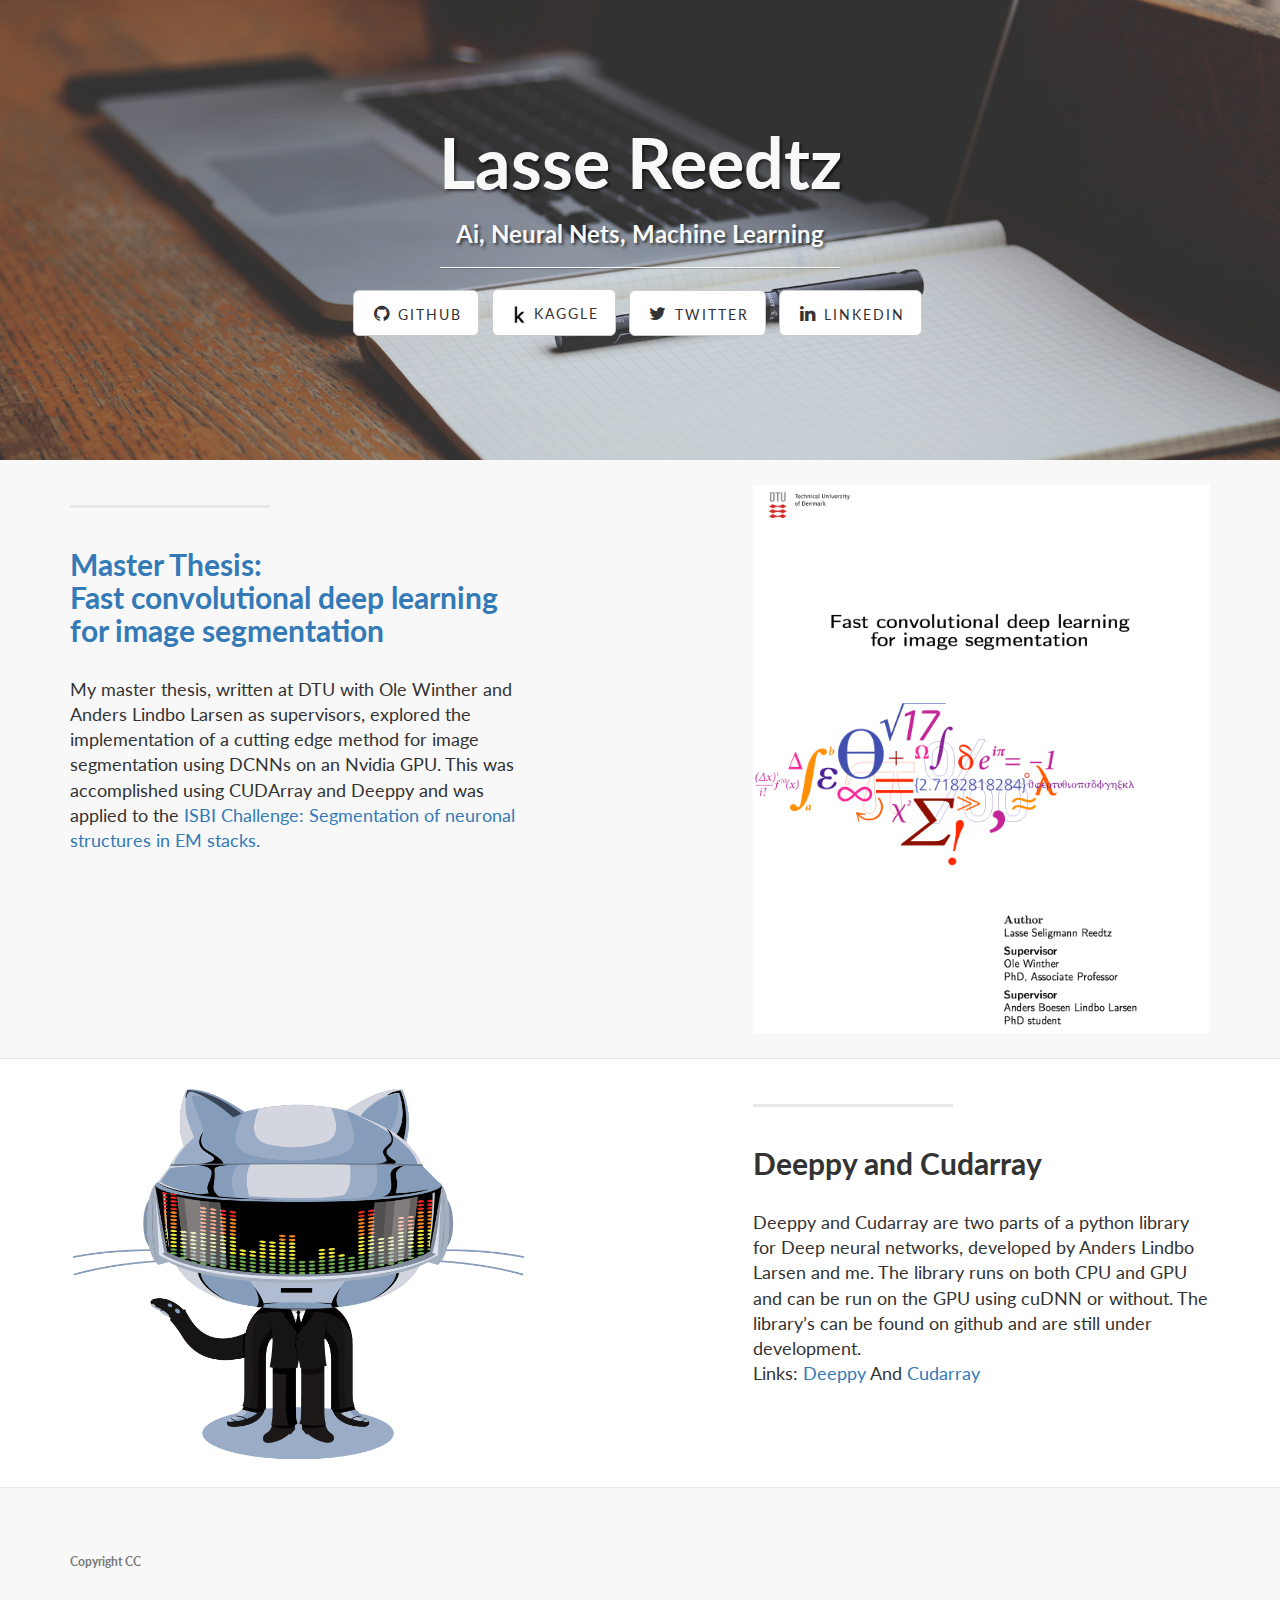
<file: index.html>
<!DOCTYPE html>
<html lang="en">

<head>

    <meta charset="utf-8">
    <meta http-equiv="X-UA-Compatible" content="IE=edge">
    <meta name="viewport" content="width=device-width, initial-scale=1">
    <meta name="description" content="">
    <meta name="author" content="">

    <title>Lasse Reedtz</title>

    <!-- Bootstrap Core CSS -->
    <link href="css/bootstrap.min.css" rel="stylesheet">

    <!-- Custom CSS -->
    <link href="css/landing-page.css" rel="stylesheet">

    <!-- Custom Fonts -->
    <link href="font-awesome/css/font-awesome.min.css" rel="stylesheet" type="text/css">
    <link href="http://fonts.googleapis.com/css?family=Lato:300,400,700,300italic,400italic,700italic" rel="stylesheet" type="text/css">

    <!-- HTML5 Shim and Respond.js IE8 support of HTML5 elements and media queries -->
    <!-- WARNING: Respond.js doesn't work if you view the page via file:// -->
    <!--[if lt IE 9]>
        <script src="https://oss.maxcdn.com/libs/html5shiv/3.7.0/html5shiv.js"></script>
        <script src="https://oss.maxcdn.com/libs/respond.js/1.4.2/respond.min.js"></script>
    <![endif]-->

</head>

<body>


    <!-- Header -->
    <a name="about"></a>
    <div class="intro-header">
        <div class="container">

            <div class="row">
                <div class="col-lg-12">
                    <div class="intro-message">
                        <h1>Lasse Reedtz</h1>
                        <h3>Ai, Neural Nets, Machine Learning</h3>
                        <hr class="intro-divider">
                        <ul class="list-inline intro-social-buttons">
                            <li>
                                <a href="https://github.com/lre/" target="_blank" class="btn btn-default btn-lg"><i class="fa fa-github fa-fw"></i> <span class="network-name">Github</span></a>
                            </li>
                            <li>
                                <a href="https://www.kaggle.com/lassereedtz" target="_blank" class="btn btn-default btn-lg"><img src="img/kaggleIcon.png" height="20" width="20">  <span class="network-name">Kaggle</span></a>
                            </li>
                            <li>
                                <a href="https://twitter.com/LasseSR" target="_blank" class="btn btn-default btn-lg"><i class="fa fa-twitter fa-fw"></i> <span class="network-name">Twitter</span></a>
                            </li>                         
                            <li>
                                <a href="https://dk.linkedin.com/in/lassereedtz" target="_blank" class="btn btn-default btn-lg"><i class="fa fa-linkedin fa-fw"></i> <span class="network-name">Linkedin</span></a>
                            </li>
                        </ul>
                    </div>
                </div>
            </div>

        </div>
        <!-- /.container -->

    </div>
    <!-- /.intro-header -->

    <!-- Page Content -->

	<a  name="thesis"></a>
    <div class="content-section-a">

        <div class="container">
            <div class="row">
                <div class="col-lg-5 col-sm-6">
                    <hr class="section-heading-spacer">
                    <div class="clearfix"></div>
                    <a href="https://lre.github.io/MasterThesis.pdf" target="_blank">
                    <h2 class="section-heading">Master Thesis:<br>Fast convolutional deep learning for image segmentation</h2>
                    </a>
                    <p class="lead">My master thesis, written at DTU with Ole Winther and Anders Lindbo Larsen as supervisors, explored the implementation of a cutting edge method for image segmentation using DCNNs on an Nvidia GPU. This was accomplished using CUDArray and Deeppy and was applied to the <a href="http://brainiac2.mit.edu/isbi_challenge/" target="_blank">ISBI Challenge: Segmentation of neuronal structures in EM stacks.</a></p>
                </div>
                <div class="col-lg-5 col-lg-offset-2 col-sm-6">
                <a href="https://lre.github.io/MasterThesis.pdf" target="_blank">
                    <img class="img-responsive" src="img/MasterFront.png" alt="Master Thesis Fron Page: Fast convolutional deep learning for image segmentation ">
                    </a>
                </div>
            </div>

        </div>
        <!-- /.container -->
    </div>
    <!-- /.content-section-a  -->

    <div class="content-section-b">

        <div class="container">

            <div class="row">
                <div class="col-lg-5 col-lg-offset-1 col-sm-push-6  col-sm-6">
                    <hr class="section-heading-spacer">
                    <div class="clearfix"></div>
                    <h2 class="section-heading">Deeppy and Cudarray</h2>
                    <p class="lead">Deeppy and Cudarray are two parts of a python library for Deep neural networks, developed by Anders Lindbo Larsen and me. The library runs on both CPU and GPU and can be run on the GPU using cuDNN or without. The library’s can be found on github and are still under development.<br /> 
                    Links: <a href="https://github.com/andersbll/deeppy" target="_blank">Deeppy</a>  And 
                    <a href="https://github.com/andersbll/cudarray" target="_blank" >Cudarray</a> </p>
                </div>
                <div class="col-lg-5 col-sm-pull-6  col-sm-6">
                    <img class="img-responsive" src="img/daftpunktocat.png" >
                </div>
            </div>

        </div>
        <!-- /.container -->

    </div>
    <!-- /.content-section-b -->

    <!-- Footer -->
    <footer>
        <div class="container">
            <div class="row">
                <div class="col-lg-12">
                    <p class="copyright text-muted small">Copyright CC</p>
                </div>
            </div>
        </div>
    </footer>

    <!-- jQuery -->
    <script src="js/jquery.js"></script>

    <!-- Bootstrap Core JavaScript -->
    <script src="js/bootstrap.min.js"></script>

</body>

</html>
</file>
<file: css/landing-page.css>
/*!
 * Start Bootstrap - Landing Page Bootstrap Theme (http://startbootstrap.com)
 * Code licensed under the Apache License v2.0.
 * For details, see http://www.apache.org/licenses/LICENSE-2.0.
 */

body,
html {
    width: 100%;
    height: 100%;
}

body,
h1,
h2,
h3,
h4,
h5,
h6 {
    font-family: "Lato","Helvetica Neue",Helvetica,Arial,sans-serif;
    font-weight: 700;
}

.topnav {
    font-size: 14px;
}

.lead {
    font-size: 18px;
    font-weight: 400;
}

.intro-header {
    padding-top: 10px; /* If you're making other pages, make sure there is 50px of padding to make sure the navbar doesn't overlap content! */
    padding-bottom: 0px;
    text-align: center;
    color: #f8f8f8;
    background: url(../img/intro-bg.jpg) no-repeat center center;
    background-size: cover;
}

.intro-message {
    position: relative;
    padding-top: 10%;
    padding-bottom: 10%;
}

.intro-message > h1 {
    margin: 0;
    text-shadow: 2px 2px 3px rgba(0,0,0,0.6);
    font-size: 5em;
}

.intro-divider {
    width: 400px;
    border-top: 1px solid #f8f8f8;
    border-bottom: 1px solid rgba(0,0,0,0.2);
}

.intro-message > h3 {
    text-shadow: 2px 2px 3px rgba(0,0,0,0.6);
}

@media(max-width:767px) {
    .intro-message {
        padding-bottom: 15%;
    }

    .intro-message > h1 {
        font-size: 3em;
    }

    ul.intro-social-buttons > li {
        display: block;
        margin-bottom: 20px;
        padding: 0;
    }

    ul.intro-social-buttons > li:last-child {
        margin-bottom: 0;
    }

    .intro-divider {
        width: 100%;
    }
}

.network-name {
    text-transform: uppercase;
    font-size: 14px;
    font-weight: 400;
    letter-spacing: 2px;
}

.content-section-a {
    padding: 25px 0;
    background-color: #f8f8f8;
}

.content-section-b {
    padding: 25px 0;
    border-top: 1px solid #e7e7e7;
    border-bottom: 1px solid #e7e7e7;
}

.section-heading {
    margin-bottom: 30px;
}

.section-heading-spacer {
    float: left;
    width: 200px;
    border-top: 3px solid #e7e7e7;
}

.banner {
    padding: 100px 0;
    color: #f8f8f8;
    background: url(../img/banner-bg.jpg) no-repeat center center;
    background-size: cover;
}

.banner h2 {
    margin: 0;
    text-shadow: 2px 2px 3px rgba(0,0,0,0.6);
    font-size: 3em;
}

.banner ul {
    margin-bottom: 0;
}

.banner-social-buttons {
    float: right;
    margin-top: 0;
}

@media(max-width:1199px) {
    ul.banner-social-buttons {
        float: left;
        margin-top: 15px;
    }
}

@media(max-width:767px) {
    .banner h2 {
        margin: 0;
        text-shadow: 2px 2px 3px rgba(0,0,0,0.6);
        font-size: 3em;
    }

    ul.banner-social-buttons > li {
        display: block;
        margin-bottom: 20px;
        padding: 0;
    }

    ul.banner-social-buttons > li:last-child {
        margin-bottom: 0;
    }
}

footer {
    padding: 50px 0;
    background-color: #f8f8f8;
}

p.copyright {
    margin: 15px 0 0;
}
</file>
